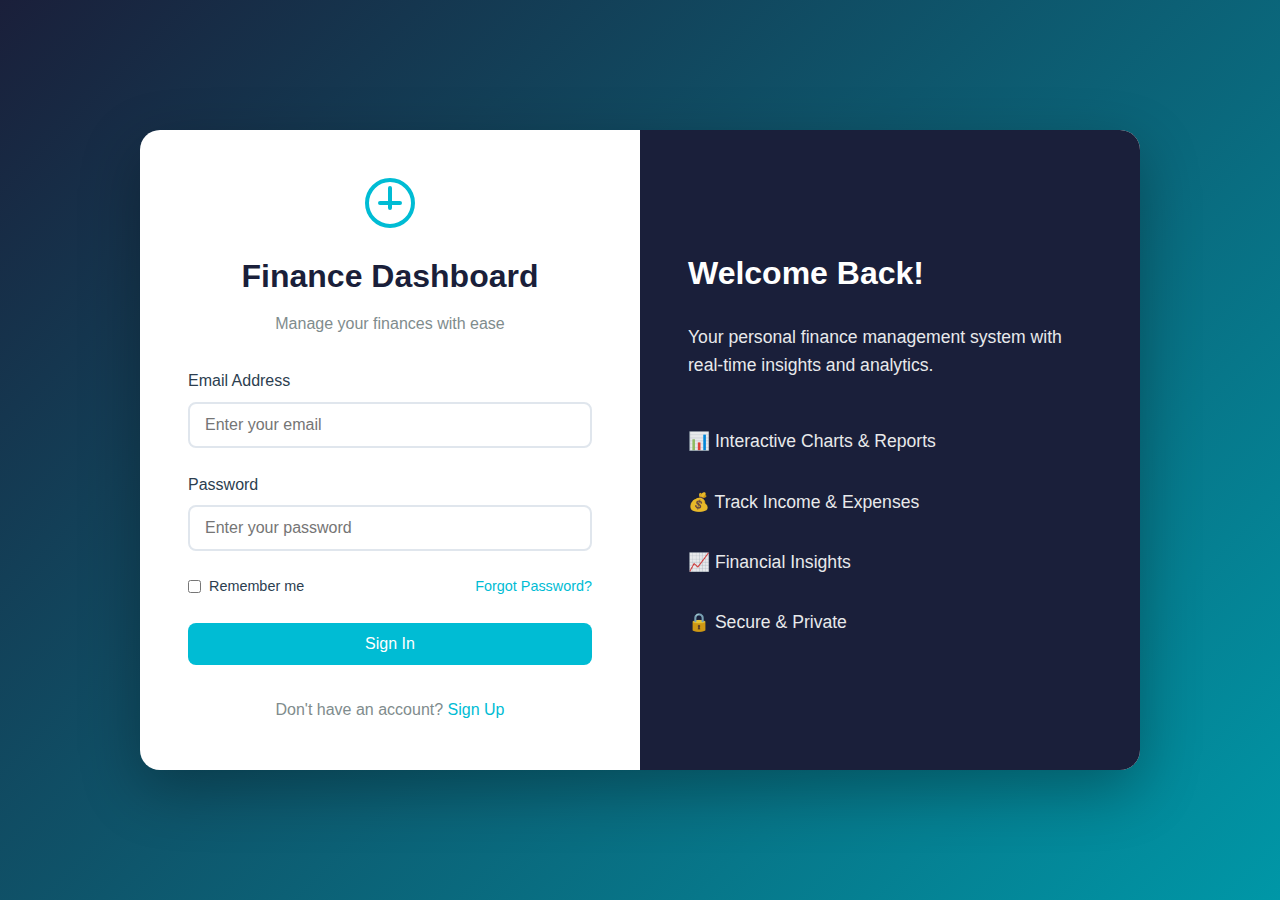
<file: index.html>
<!DOCTYPE html>
<html lang="en">
<head>
    <meta charset="UTF-8">
    <meta name="viewport" content="width=device-width, initial-scale=1.0">
    <title>Finance Dashboard - Login</title>
    <link rel="stylesheet" href="css/style.css">
</head>
<body class="login-page">
    <!-- Login Container -->
    <div class="login-container">
        <div class="login-box">
            <div class="login-header">
                <div class="logo">
                    <svg width="50" height="50" viewBox="0 0 50 50" fill="none">
                        <circle cx="25" cy="25" r="23" stroke="#00BCD4" stroke-width="4"/>
                        <path d="M25 10 L25 30 M15 25 L35 25" stroke="#00BCD4" stroke-width="4" stroke-linecap="round"/>
                    </svg>
                </div>
                <h1>Finance Dashboard</h1>
                <p>Manage your finances with ease</p>
            </div>
            
            <form class="login-form" onsubmit="handleLogin(event)">
                <div class="form-group">
                    <label for="email">Email Address</label>
                    <input type="email" id="email" placeholder="Enter your email" required>
                </div>
                
                <div class="form-group">
                    <label for="password">Password</label>
                    <input type="password" id="password" placeholder="Enter your password" required>
                </div>
                
                <div class="form-options">
                    <label class="checkbox-label">
                        <input type="checkbox">
                        <span>Remember me</span>
                    </label>
                    <a href="#" class="forgot-link">Forgot Password?</a>
                </div>
                
                <button type="submit" class="btn btn-primary btn-block">Sign In</button>
            </form>
            
            <div class="login-footer">
                <p>Don't have an account? <a href="#">Sign Up</a></p>
            </div>
        </div>
        
        <div class="login-info">
            <h2>Welcome Back!</h2>
            <p>Your personal finance management system with real-time insights and analytics.</p>
            <ul class="feature-list">
                <li>📊 Interactive Charts & Reports</li>
                <li>💰 Track Income & Expenses</li>
                <li>📈 Financial Insights</li>
                <li>🔒 Secure & Private</li>
            </ul>
        </div>
    </div>

    <script src="js/main.js"></script>
</body>
</html>
</file>
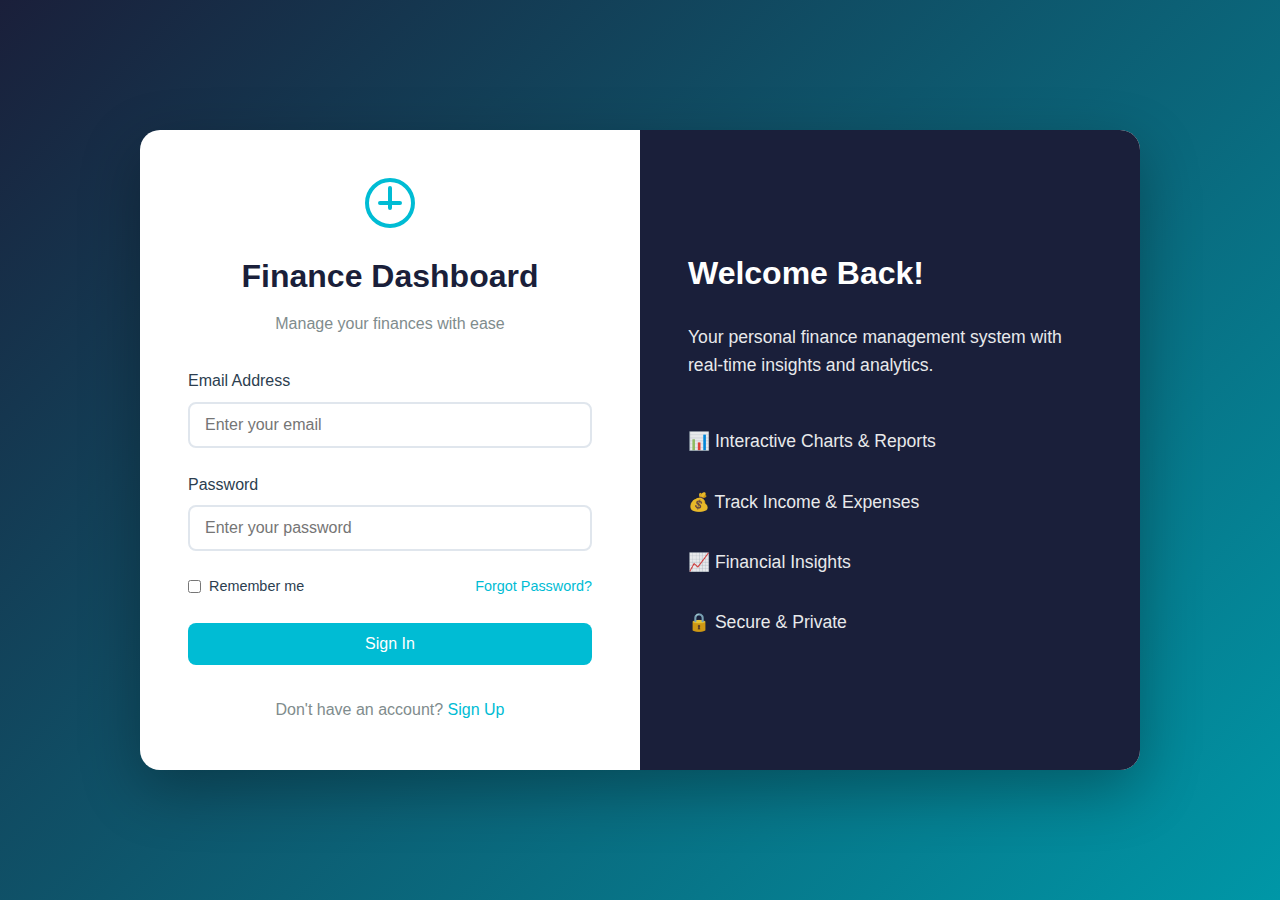
<file: profile.html>
<!DOCTYPE html>
<html lang="en">
<head>
    <meta charset="UTF-8">
    <meta name="viewport" content="width=device-width, initial-scale=1.0">
    <title>Profile - Finance Dashboard</title>
    <link rel="stylesheet" href="css/style.css">
</head>
<body>
    <!-- Sidebar -->
    <aside class="sidebar" id="sidebar">
        <div class="sidebar-header">
            <div class="logo">
                <svg width="40" height="40" viewBox="0 0 50 50" fill="none">
                    <circle cx="25" cy="25" r="23" stroke="#00BCD4" stroke-width="4"/>
                    <path d="M25 10 L25 30 M15 25 L35 25" stroke="#00BCD4" stroke-width="4" stroke-linecap="round"/>
                </svg>
            </div>
            <h2>FinancePro</h2>
        </div>
        
        <nav class="sidebar-nav">
            <a href="dashboard.html" class="nav-item">
                <span class="nav-icon">📊</span>
                <span class="nav-text">Dashboard</span>
            </a>
            <a href="transactions.html" class="nav-item">
                <span class="nav-icon">💳</span>
                <span class="nav-text">Transactions</span>
            </a>
            <a href="profile.html" class="nav-item active">
                <span class="nav-icon">👤</span>
                <span class="nav-text">Profile</span>
            </a>
            <a href="settings.html" class="nav-item">
                <span class="nav-icon">⚙️</span>
                <span class="nav-text">Settings</span>
            </a>
        </nav>
        
        <div class="sidebar-footer">
            <a href="index.html" class="nav-item">
                <span class="nav-icon">🚪</span>
                <span class="nav-text">Logout</span>
            </a>
        </div>
    </aside>

    <!-- Main Content -->
    <div class="main-content">
        <!-- Navbar -->
        <nav class="navbar">
            <div class="navbar-left">
                <button class="menu-toggle" onclick="toggleSidebar()">☰</button>
                <h1 class="page-title">Profile</h1>
            </div>
            
            <div class="navbar-right">
                <button class="notification-btn">🔔<span class="badge">3</span></button>
                <div class="user-profile">
                    <img src="https://ui-avatars.com/api/?name=John+Doe&background=00BCD4&color=fff" alt="User">
                    <span>John Doe</span>
                </div>
            </div>
        </nav>

        <!-- Profile Content -->
        <div class="dashboard-content">
            <div class="profile-grid">
                <!-- Profile Card -->
                <div class="card profile-card">
                    <div class="profile-header">
                        <div class="profile-avatar">
                            <img src="https://ui-avatars.com/api/?name=John+Doe&background=00BCD4&color=fff&size=150" alt="Profile">
                            <button class="edit-avatar-btn">📷</button>
                        </div>
                        <h2>John Doe</h2>
                        <p>Premium Member</p>
                        <div class="profile-stats">
                            <div class="stat-item">
                                <h4>156</h4>
                                <p>Transactions</p>
                            </div>
                            <div class="stat-item">
                                <h4>$52.3K</h4>
                                <p>Balance</p>
                            </div>
                            <div class="stat-item">
                                <h4>8</h4>
                                <p>Accounts</p>
                            </div>
                        </div>
                    </div>
                </div>

                <!-- Personal Information -->
                <div class="card">
                    <div class="card-header">
                        <h3>Personal Information</h3>
                        <button class="btn btn-secondary" onclick="editProfile()">Edit</button>
                    </div>
                    <form class="profile-form">
                        <div class="form-row">
                            <div class="form-group">
                                <label>First Name</label>
                                <input type="text" value="John" readonly>
                            </div>
                            <div class="form-group">
                                <label>Last Name</label>
                                <input type="text" value="Doe" readonly>
                            </div>
                        </div>
                        <div class="form-row">
                            <div class="form-group">
                                <label>Email</label>
                                <input type="email" value="john.doe@example.com" readonly>
                            </div>
                            <div class="form-group">
                                <label>Phone</label>
                                <input type="tel" value="+1 (555) 123-4567" readonly>
                            </div>
                        </div>
                        <div class="form-group">
                            <label>Address</label>
                            <input type="text" value="123 Finance Street, Money City, FC 12345" readonly>
                        </div>
                        <div class="form-row">
                            <div class="form-group">
                                <label>Date of Birth</label>
                                <input type="date" value="1990-01-15" readonly>
                            </div>
                            <div class="form-group">
                                <label>Occupation</label>
                                <input type="text" value="Software Engineer" readonly>
                            </div>
                        </div>
                    </form>
                </div>

                <!-- Account Summary -->
                <div class="card">
                    <div class="card-header">
                        <h3>Linked Accounts</h3>
                        <button class="btn btn-primary">+ Add Account</button>
                    </div>
                    <div class="accounts-list">
                        <div class="account-item">
                            <div class="account-icon">🏦</div>
                            <div class="account-info">
                                <h4>Chase Checking</h4>
                                <p>****4567</p>
                            </div>
                            <div class="account-balance">$12,450</div>
                        </div>
                        <div class="account-item">
                            <div class="account-icon">💳</div>
                            <div class="account-info">
                                <h4>Visa Credit Card</h4>
                                <p>****8901</p>
                            </div>
                            <div class="account-balance">$3,250</div>
                        </div>
                        <div class="account-item">
                            <div class="account-icon">💰</div>
                            <div class="account-info">
                                <h4>Savings Account</h4>
                                <p>****2345</p>
                            </div>
                            <div class="account-balance">$36,640</div>
                        </div>
                    </div>
                </div>

                <!-- Activity Log -->
                <div class="card">
                    <div class="card-header">
                        <h3>Recent Activity</h3>
                    </div>
                    <div class="activity-list">
                        <div class="activity-item">
                            <span class="activity-icon">🔐</span>
                            <div class="activity-info">
                                <h4>Password Changed</h4>
                                <p>2 hours ago</p>
                            </div>
                        </div>
                        <div class="activity-item">
                            <span class="activity-icon">📱</span>
                            <div class="activity-info">
                                <h4>New Device Login</h4>
                                <p>Yesterday at 3:45 PM</p>
                            </div>
                        </div>
                        <div class="activity-item">
                            <span class="activity-icon">💳</span>
                            <div class="activity-info">
                                <h4>Account Added</h4>
                                <p>3 days ago</p>
                            </div>
                        </div>
                    </div>
                </div>
            </div>
        </div>
    </div>

    <script src="js/main.js"></script>
</body>
</html>
</file>
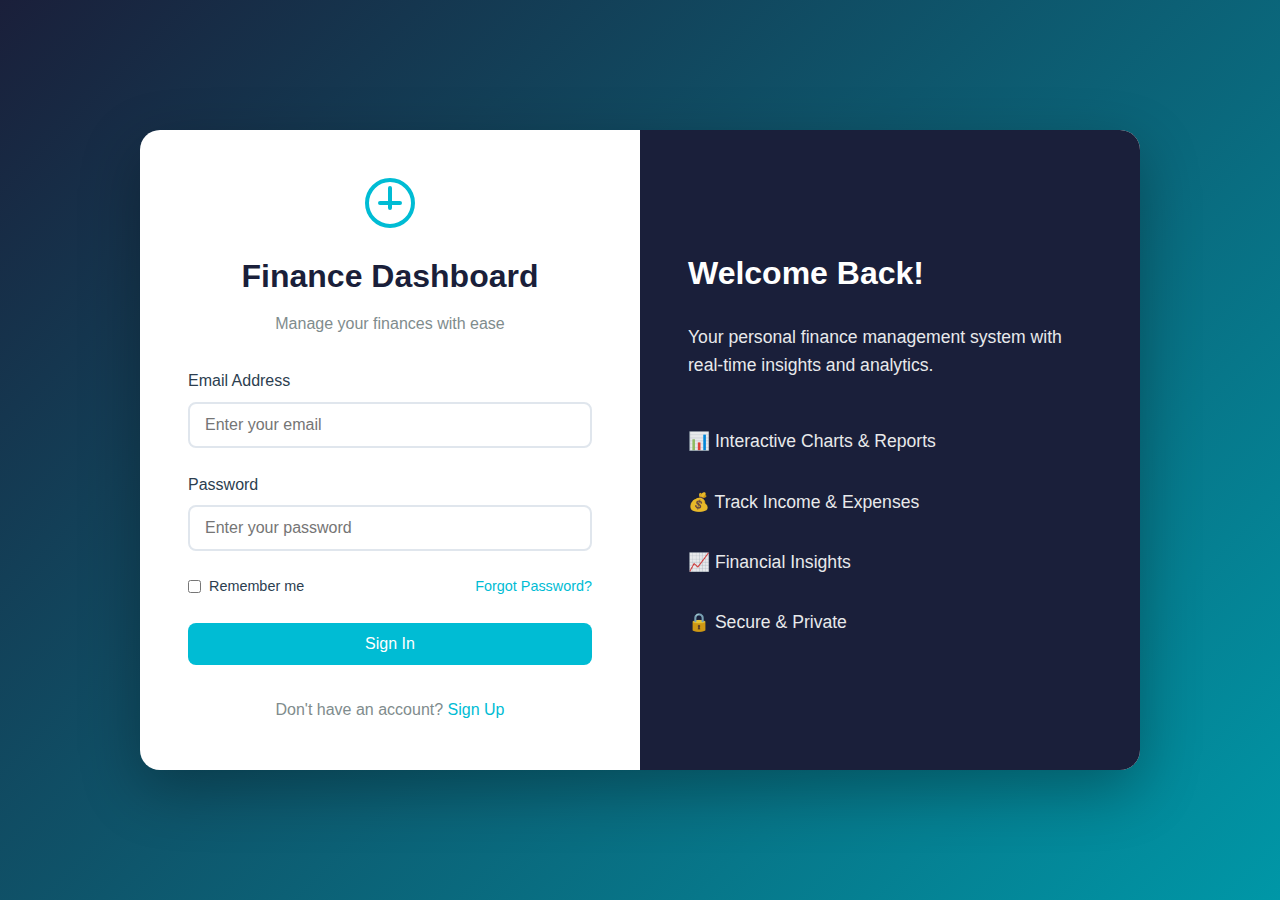
<file: settings.html>
<!DOCTYPE html>
<html lang="en">
<head>
    <meta charset="UTF-8">
    <meta name="viewport" content="width=device-width, initial-scale=1.0">
    <title>Settings - Finance Dashboard</title>
    <link rel="stylesheet" href="css/style.css">
</head>
<body>
    <!-- Sidebar -->
    <aside class="sidebar" id="sidebar">
        <div class="sidebar-header">
            <div class="logo">
                <svg width="40" height="40" viewBox="0 0 50 50" fill="none">
                    <circle cx="25" cy="25" r="23" stroke="#00BCD4" stroke-width="4"/>
                    <path d="M25 10 L25 30 M15 25 L35 25" stroke="#00BCD4" stroke-width="4" stroke-linecap="round"/>
                </svg>
            </div>
            <h2>FinancePro</h2>
        </div>
        
        <nav class="sidebar-nav">
            <a href="dashboard.html" class="nav-item">
                <span class="nav-icon">📊</span>
                <span class="nav-text">Dashboard</span>
            </a>
            <a href="transactions.html" class="nav-item">
                <span class="nav-icon">💳</span>
                <span class="nav-text">Transactions</span>
            </a>
            <a href="profile.html" class="nav-item">
                <span class="nav-icon">👤</span>
                <span class="nav-text">Profile</span>
            </a>
            <a href="settings.html" class="nav-item active">
                <span class="nav-icon">⚙️</span>
                <span class="nav-text">Settings</span>
            </a>
        </nav>
        
        <div class="sidebar-footer">
            <a href="index.html" class="nav-item">
                <span class="nav-icon">🚪</span>
                <span class="nav-text">Logout</span>
            </a>
        </div>
    </aside>

    <!-- Main Content -->
    <div class="main-content">
        <!-- Navbar -->
        <nav class="navbar">
            <div class="navbar-left">
                <button class="menu-toggle" onclick="toggleSidebar()">☰</button>
                <h1 class="page-title">Settings</h1>
            </div>
            
            <div class="navbar-right">
                <button class="notification-btn">🔔<span class="badge">3</span></button>
                <div class="user-profile">
                    <img src="https://ui-avatars.com/api/?name=John+Doe&background=00BCD4&color=fff" alt="User">
                    <span>John Doe</span>
                </div>
            </div>
        </nav>

        <!-- Settings Content -->
        <div class="dashboard-content">
            <div class="settings-container">
                <!-- General Settings -->
                <div class="card">
                    <div class="card-header">
                        <h3>General Settings</h3>
                    </div>
                    <div class="settings-section">
                        <div class="setting-item">
                            <div class="setting-info">
                                <h4>Language</h4>
                                <p>Select your preferred language</p>
                            </div>
                            <select class="setting-control">
                                <option>English</option>
                                <option>Spanish</option>
                                <option>French</option>
                                <option>German</option>
                            </select>
                        </div>
                        
                        <div class="setting-item">
                            <div class="setting-info">
                                <h4>Currency</h4>
                                <p>Choose your default currency</p>
                            </div>
                            <select class="setting-control">
                                <option>USD ($)</option>
                                <option>EUR (€)</option>
                                <option>GBP (£)</option>
                                <option>JPY (¥)</option>
                            </select>
                        </div>
                        
                        <div class="setting-item">
                            <div class="setting-info">
                                <h4>Time Zone</h4>
                                <p>Set your time zone</p>
                            </div>
                            <select class="setting-control">
                                <option>UTC-5 (Eastern Time)</option>
                                <option>UTC-6 (Central Time)</option>
                                <option>UTC-7 (Mountain Time)</option>
                                <option>UTC-8 (Pacific Time)</option>
                            </select>
                        </div>
                    </div>
                </div>

                <!-- Appearance -->
                <div class="card">
                    <div class="card-header">
                        <h3>Appearance</h3>
                    </div>
                    <div class="settings-section">
                        <div class="setting-item">
                            <div class="setting-info">
                                <h4>Theme</h4>
                                <p>Customize the dashboard appearance</p>
                            </div>
                            <select class="setting-control" onchange="changeTheme(this.value)">
                                <option value="light" selected>Light</option>
                                <option value="dark">Dark</option>
                                <option value="auto">Auto</option>
                            </select>
                        </div>
                        
                        <div class="setting-item">
                            <div class="setting-info">
                                <h4>Compact Mode</h4>
                                <p>Reduce spacing for more content</p>
                            </div>
                            <label class="toggle-switch">
                                <input type="checkbox">
                                <span class="toggle-slider"></span>
                            </label>
                        </div>
                    </div>
                </div>

                <!-- Notifications -->
                <div class="card">
                    <div class="card-header">
                        <h3>Notifications</h3>
                    </div>
                    <div class="settings-section">
                        <div class="setting-item">
                            <div class="setting-info">
                                <h4>Email Notifications</h4>
                                <p>Receive updates via email</p>
                            </div>
                            <label class="toggle-switch">
                                <input type="checkbox" checked>
                                <span class="toggle-slider"></span>
                            </label>
                        </div>
                        
                        <div class="setting-item">
                            <div class="setting-info">
                                <h4>Transaction Alerts</h4>
                                <p>Get notified for new transactions</p>
                            </div>
                            <label class="toggle-switch">
                                <input type="checkbox" checked>
                                <span class="toggle-slider"></span>
                            </label>
                        </div>
                        
                        <div class="setting-item">
                            <div class="setting-info">
                                <h4>Budget Warnings</h4>
                                <p>Alert when approaching budget limits</p>
                            </div>
                            <label class="toggle-switch">
                                <input type="checkbox" checked>
                                <span class="toggle-slider"></span>
                            </label>
                        </div>
                        
                        <div class="setting-item">
                            <div class="setting-info">
                                <h4>Monthly Reports</h4>
                                <p>Receive monthly financial summaries</p>
                            </div>
                            <label class="toggle-switch">
                                <input type="checkbox">
                                <span class="toggle-slider"></span>
                            </label>
                        </div>
                    </div>
                </div>

                <!-- Security -->
                <div class="card">
                    <div class="card-header">
                        <h3>Security</h3>
                    </div>
                    <div class="settings-section">
                        <div class="setting-item">
                            <div class="setting-info">
                                <h4>Two-Factor Authentication</h4>
                                <p>Add an extra layer of security</p>
                            </div>
                            <button class="btn btn-secondary">Enable 2FA</button>
                        </div>
                        
                        <div class="setting-item">
                            <div class="setting-info">
                                <h4>Change Password</h4>
                                <p>Update your account password</p>
                            </div>
                            <button class="btn btn-secondary" onclick="changePassword()">Change</button>
                        </div>
                        
                        <div class="setting-item">
                            <div class="setting-info">
                                <h4>Login Activity</h4>
                                <p>View recent login history</p>
                            </div>
                            <button class="btn btn-secondary">View Activity</button>
                        </div>
                    </div>
                </div>

                <!-- Data & Privacy -->
                <div class="card">
                    <div class="card-header">
                        <h3>Data & Privacy</h3>
                    </div>
                    <div class="settings-section">
                        <div class="setting-item">
                            <div class="setting-info">
                                <h4>Export Data</h4>
                                <p>Download all your financial data</p>
                            </div>
                            <button class="btn btn-secondary">Download</button>
                        </div>
                        
                        <div class="setting-item">
                            <div class="setting-info">
                                <h4>Delete Account</h4>
                                <p>Permanently delete your account</p>
                            </div>
                            <button class="btn btn-danger">Delete Account</button>
                        </div>
                    </div>
                </div>

                <!-- Save Button -->
                <div class="settings-actions">
                    <button class="btn btn-primary" onclick="saveSettings()">Save All Changes</button>
                    <button class="btn btn-secondary" onclick="resetSettings()">Reset to Default</button>
                </div>
            </div>
        </div>
    </div>

    <script src="js/main.js"></script>
    <script src="js/settings.js"></script>
</body>
</html>
</file>
<file: css/style.css>
/* ===========================
   Finance Dashboard CSS
   Modern, Minimalistic Design
   Color Theme: Dark Blue, White, Teal
   =========================== */

/* CSS Reset & Base Styles */
* {
    margin: 0;
    padding: 0;
    box-sizing: border-box;
}

:root {
    /* Color Palette */
    --primary-color: #1a1f3a;
    --secondary-color: #00BCD4;
    --accent-color: #0097A7;
    --background: #f5f7fa;
    --card-bg: #ffffff;
    --text-primary: #2c3e50;
    --text-secondary: #7f8c8d;
    --success: #4CAF50;
    --danger: #FF6B6B;
    --warning: #FFC107;
    --border-color: #e0e6ed;
    
    /* Spacing */
    --spacing-xs: 0.5rem;
    --spacing-sm: 1rem;
    --spacing-md: 1.5rem;
    --spacing-lg: 2rem;
    --spacing-xl: 3rem;
    
    /* Transitions */
    --transition: all 0.3s ease;
}

body {
    font-family: 'Segoe UI', Tahoma, Geneva, Verdana, sans-serif;
    background: var(--background);
    color: var(--text-primary);
    line-height: 1.6;
}

/* ===========================
   LOGIN PAGE STYLES
   =========================== */

.login-page {
    display: flex;
    align-items: center;
    justify-content: center;
    min-height: 100vh;
    background: linear-gradient(135deg, var(--primary-color) 0%, var(--accent-color) 100%);
}

.login-container {
    display: flex;
    max-width: 1000px;
    width: 90%;
    background: white;
    border-radius: 20px;
    overflow: hidden;
    box-shadow: 0 20px 60px rgba(0,0,0,0.3);
}

.login-box {
    flex: 1;
    padding: var(--spacing-xl);
}

.login-header {
    text-align: center;
    margin-bottom: var(--spacing-lg);
}

.logo {
    display: inline-block;
    margin-bottom: var(--spacing-sm);
}

.login-header h1 {
    color: var(--primary-color);
    font-size: 2rem;
    margin-bottom: var(--spacing-xs);
}

.login-header p {
    color: var(--text-secondary);
}

.login-form {
    margin-top: var(--spacing-lg);
}

.form-group {
    margin-bottom: var(--spacing-md);
}

.form-group label {
    display: block;
    margin-bottom: var(--spacing-xs);
    color: var(--text-primary);
    font-weight: 500;
}

.form-group input {
    width: 100%;
    padding: 12px 15px;
    border: 2px solid var(--border-color);
    border-radius: 8px;
    font-size: 1rem;
    transition: var(--transition);
}

.form-group input:focus {
    outline: none;
    border-color: var(--secondary-color);
}

.form-options {
    display: flex;
    justify-content: space-between;
    align-items: center;
    margin-bottom: var(--spacing-md);
}

.checkbox-label {
    display: flex;
    align-items: center;
    cursor: pointer;
    font-size: 0.9rem;
}

.checkbox-label input {
    margin-right: var(--spacing-xs);
}

.forgot-link {
    color: var(--secondary-color);
    text-decoration: none;
    font-size: 0.9rem;
}

.btn {
    padding: 12px 24px;
    border: none;
    border-radius: 8px;
    font-size: 1rem;
    cursor: pointer;
    transition: var(--transition);
    font-weight: 500;
}

.btn-primary {
    background: var(--secondary-color);
    color: white;
}

.btn-primary:hover {
    background: var(--accent-color);
    transform: translateY(-2px);
    box-shadow: 0 5px 15px rgba(0, 188, 212, 0.3);
}

.btn-secondary {
    background: var(--border-color);
    color: var(--text-primary);
}

.btn-secondary:hover {
    background: #d0d6dd;
}

.btn-danger {
    background: var(--danger);
    color: white;
}

.btn-danger:hover {
    background: #e55a5a;
}

.btn-block {
    width: 100%;
}

.login-footer {
    text-align: center;
    margin-top: var(--spacing-lg);
    color: var(--text-secondary);
}

.login-footer a {
    color: var(--secondary-color);
    text-decoration: none;
    font-weight: 500;
}

.login-info {
    flex: 1;
    background: var(--primary-color);
    color: white;
    padding: var(--spacing-xl);
    display: flex;
    flex-direction: column;
    justify-content: center;
}

.login-info h2 {
    font-size: 2rem;
    margin-bottom: var(--spacing-md);
}

.login-info p {
    font-size: 1.1rem;
    margin-bottom: var(--spacing-lg);
    opacity: 0.9;
}

.feature-list {
    list-style: none;
}

.feature-list li {
    padding: var(--spacing-sm) 0;
    font-size: 1.1rem;
    opacity: 0.9;
}

/* ===========================
   SIDEBAR STYLES
   =========================== */

.sidebar {
    position: fixed;
    left: 0;
    top: 0;
    width: 260px;
    height: 100vh;
    background: var(--primary-color);
    color: white;
    padding: var(--spacing-md);
    transition: var(--transition);
    z-index: 1000;
    overflow-y: auto;
}

.sidebar-header {
    text-align: center;
    padding: var(--spacing-md) 0;
    border-bottom: 1px solid rgba(255,255,255,0.1);
    margin-bottom: var(--spacing-md);
}

.sidebar-header h2 {
    margin-top: var(--spacing-sm);
    font-size: 1.5rem;
}

.sidebar-nav {
    margin-top: var(--spacing-md);
}

.nav-item {
    display: flex;
    align-items: center;
    padding: 12px 15px;
    margin-bottom: var(--spacing-xs);
    border-radius: 8px;
    text-decoration: none;
    color: rgba(255,255,255,0.7);
    transition: var(--transition);
}

.nav-item:hover {
    background: rgba(255,255,255,0.1);
    color: white;
}

.nav-item.active {
    background: var(--secondary-color);
    color: white;
}

.nav-icon {
    font-size: 1.3rem;
    margin-right: var(--spacing-sm);
}

.sidebar-footer {
    position: absolute;
    bottom: var(--spacing-md);
    left: var(--spacing-md);
    right: var(--spacing-md);
    border-top: 1px solid rgba(255,255,255,0.1);
    padding-top: var(--spacing-md);
}

/* ===========================
   MAIN CONTENT STYLES
   =========================== */

.main-content {
    margin-left: 260px;
    min-height: 100vh;
    transition: var(--transition);
}

/* ===========================
   NAVBAR STYLES
   =========================== */

.navbar {
    background: white;
    padding: var(--spacing-md) var(--spacing-lg);
    display: flex;
    justify-content: space-between;
    align-items: center;
    box-shadow: 0 2px 10px rgba(0,0,0,0.05);
    position: sticky;
    top: 0;
    z-index: 100;
}

.navbar-left {
    display: flex;
    align-items: center;
    gap: var(--spacing-md);
}

.menu-toggle {
    display: none;
    background: none;
    border: none;
    font-size: 1.5rem;
    cursor: pointer;
    color: var(--text-primary);
}

.page-title {
    font-size: 1.5rem;
    color: var(--text-primary);
}

.navbar-right {
    display: flex;
    align-items: center;
    gap: var(--spacing-md);
}

.search-box {
    position: relative;
}

.search-box input {
    padding: 8px 35px 8px 15px;
    border: 2px solid var(--border-color);
    border-radius: 8px;
    width: 250px;
    transition: var(--transition);
}

.search-box input:focus {
    outline: none;
    border-color: var(--secondary-color);
    width: 300px;
}

.search-icon {
    position: absolute;
    right: 10px;
    top: 50%;
    transform: translateY(-50%);
}

.notification-btn {
    position: relative;
    background: none;
    border: none;
    font-size: 1.5rem;
    cursor: pointer;
    color: var(--text-primary);
}

.badge {
    position: absolute;
    top: -5px;
    right: -5px;
    background: var(--danger);
    color: white;
    font-size: 0.7rem;
    padding: 2px 6px;
    border-radius: 50%;
}

.user-profile {
    display: flex;
    align-items: center;
    gap: var(--spacing-sm);
    cursor: pointer;
}

.user-profile img {
    width: 40px;
    height: 40px;
    border-radius: 50%;
}

/* ===========================
   DASHBOARD CONTENT
   =========================== */

.dashboard-content {
    padding: var(--spacing-lg);
}

/* ===========================
   CARDS
   =========================== */

.card {
    background: var(--card-bg);
    border-radius: 12px;
    padding: var(--spacing-lg);
    box-shadow: 0 2px 10px rgba(0,0,0,0.05);
    transition: var(--transition);
}

.card:hover {
    box-shadow: 0 5px 20px rgba(0,0,0,0.1);
}

.card-header {
    display: flex;
    justify-content: space-between;
    align-items: center;
    margin-bottom: var(--spacing-md);
}

.card-header h3 {
    color: var(--text-primary);
    font-size: 1.3rem;
}

/* ===========================
   SUMMARY CARDS
   =========================== */

.cards-grid {
    display: grid;
    grid-template-columns: repeat(auto-fit, minmax(250px, 1fr));
    gap: var(--spacing-md);
    margin-bottom: var(--spacing-lg);
}

.summary-card {
    display: flex;
    align-items: center;
    gap: var(--spacing-md);
    padding: var(--spacing-lg);
}

.card-icon {
    font-size: 3rem;
    width: 70px;
    height: 70px;
    display: flex;
    align-items: center;
    justify-content: center;
    border-radius: 12px;
    background: var(--background);
}

.income-card .card-icon {
    background: rgba(76, 175, 80, 0.1);
}

.expense-card .card-icon {
    background: rgba(255, 107, 107, 0.1);
}

.savings-card .card-icon {
    background: rgba(0, 188, 212, 0.1);
}

.balance-card .card-icon {
    background: rgba(255, 193, 7, 0.1);
}

.card-content h3 {
    font-size: 0.9rem;
    color: var(--text-secondary);
    font-weight: 500;
    margin-bottom: var(--spacing-xs);
}

.amount {
    font-size: 1.8rem;
    font-weight: bold;
    color: var(--text-primary);
    margin-bottom: var(--spacing-xs);
}

.trend {
    font-size: 0.85rem;
    display: flex;
    align-items: center;
}

.trend.positive {
    color: var(--success);
}

.trend.negative {
    color: var(--danger);
}

/* ===========================
   CHARTS
   =========================== */

.charts-grid {
    display: grid;
    grid-template-columns: repeat(auto-fit, minmax(400px, 1fr));
    gap: var(--spacing-md);
    margin-bottom: var(--spacing-lg);
}

.chart-card {
    padding: var(--spacing-lg);
}

.chart-container {
    position: relative;
    height: 300px;
}

.chart-filter {
    padding: 8px 12px;
    border: 2px solid var(--border-color);
    border-radius: 8px;
    background: white;
    cursor: pointer;
}

.chart-subtitle {
    color: var(--text-secondary);
    font-size: 0.9rem;
}

.full-width {
    grid-column: 1 / -1;
}

.legend {
    display: flex;
    gap: var(--spacing-md);
}

.legend-item {
    display: flex;
    align-items: center;
    gap: var(--spacing-xs);
    font-size: 0.9rem;
}

.legend-color {
    width: 20px;
    height: 10px;
    border-radius: 2px;
}

/* ===========================
   TRANSACTIONS
   =========================== */

.transactions-preview {
    margin-top: var(--spacing-lg);
}

.view-all-link {
    color: var(--secondary-color);
    text-decoration: none;
    font-weight: 500;
}

.transactions-list {
    display: flex;
    flex-direction: column;
    gap: var(--spacing-sm);
}

.transaction-item {
    display: flex;
    align-items: center;
    gap: var(--spacing-md);
    padding: var(--spacing-md);
    border-radius: 8px;
    transition: var(--transition);
}

.transaction-item:hover {
    background: var(--background);
}

.transaction-icon {
    width: 45px;
    height: 45px;
    display: flex;
    align-items: center;
    justify-content: center;
    border-radius: 50%;
    font-size: 1.3rem;
}

.transaction-icon.credit {
    background: rgba(76, 175, 80, 0.1);
}

.transaction-icon.debit {
    background: rgba(255, 107, 107, 0.1);
}

.transaction-info {
    flex: 1;
}

.transaction-info h4 {
    color: var(--text-primary);
    margin-bottom: 2px;
}

.transaction-info p {
    color: var(--text-secondary);
    font-size: 0.9rem;
}

.transaction-amount {
    font-weight: bold;
    font-size: 1.1rem;
}

.transaction-amount.credit {
    color: var(--success);
}

.transaction-amount.debit {
    color: var(--danger);
}

/* ===========================
   TRANSACTIONS TABLE
   =========================== */

.filters-card {
    margin-bottom: var(--spacing-lg);
}

.filters-container {
    display: flex;
    flex-wrap: wrap;
    gap: var(--spacing-md);
    align-items: end;
}

.filter-group {
    flex: 1;
    min-width: 180px;
}

.filter-group label {
    display: block;
    margin-bottom: var(--spacing-xs);
    font-weight: 500;
    color: var(--text-primary);
}

.filter-group select {
    width: 100%;
    padding: 10px;
    border: 2px solid var(--border-color);
    border-radius: 8px;
    background: white;
    cursor: pointer;
}

.table-card {
    overflow: hidden;
}

.table-responsive {
    overflow-x: auto;
}

.transactions-table {
    width: 100%;
    border-collapse: collapse;
}

.transactions-table thead {
    background: var(--background);
}

.transactions-table th {
    padding: var(--spacing-md);
    text-align: left;
    font-weight: 600;
    color: var(--text-primary);
    border-bottom: 2px solid var(--border-color);
}

.transactions-table td {
    padding: var(--spacing-md);
    border-bottom: 1px solid var(--border-color);
}

.transactions-table tbody tr {
    transition: var(--transition);
}

.transactions-table tbody tr:hover {
    background: var(--background);
}

.status-badge {
    padding: 4px 12px;
    border-radius: 20px;
    font-size: 0.85rem;
    font-weight: 500;
}

.status-completed {
    background: rgba(76, 175, 80, 0.1);
    color: var(--success);
}

.status-pending {
    background: rgba(255, 193, 7, 0.1);
    color: var(--warning);
}

.table-pagination {
    display: flex;
    justify-content: space-between;
    align-items: center;
    padding: var(--spacing-md);
    border-top: 1px solid var(--border-color);
}

.table-pagination button {
    padding: 8px 16px;
    border: 1px solid var(--border-color);
    background: white;
    border-radius: 6px;
    cursor: pointer;
    transition: var(--transition);
}

.table-pagination button:hover:not(:disabled) {
    background: var(--secondary-color);
    color: white;
    border-color: var(--secondary-color);
}

.table-pagination button:disabled {
    opacity: 0.5;
    cursor: not-allowed;
}

/* ===========================
   PROFILE PAGE
   =========================== */

.profile-grid {
    display: grid;
    grid-template-columns: 1fr 2fr;
    gap: var(--spacing-lg);
}

.profile-card {
    text-align: center;
}

.profile-header {
    padding: var(--spacing-lg) 0;
}

.profile-avatar {
    position: relative;
    display: inline-block;
    margin-bottom: var(--spacing-md);
}

.profile-avatar img {
    width: 150px;
    height: 150px;
    border-radius: 50%;
    border: 4px solid var(--secondary-color);
}

.edit-avatar-btn {
    position: absolute;
    bottom: 5px;
    right: 5px;
    width: 40px;
    height: 40px;
    border-radius: 50%;
    background: var(--secondary-color);
    border: 3px solid white;
    cursor: pointer;
    font-size: 1.2rem;
}

.profile-header h2 {
    margin-bottom: var(--spacing-xs);
}

.profile-header p {
    color: var(--text-secondary);
}

.profile-stats {
    display: flex;
    justify-content: space-around;
    margin-top: var(--spacing-lg);
    padding-top: var(--spacing-lg);
    border-top: 1px solid var(--border-color);
}

.stat-item {
    text-align: center;
}

.stat-item h4 {
    font-size: 1.5rem;
    color: var(--secondary-color);
    margin-bottom: var(--spacing-xs);
}

.stat-item p {
    color: var(--text-secondary);
    font-size: 0.9rem;
}

.profile-form {
    display: flex;
    flex-direction: column;
    gap: var(--spacing-md);
}

.form-row {
    display: grid;
    grid-template-columns: 1fr 1fr;
    gap: var(--spacing-md);
}

.profile-form input {
    padding: 10px;
    border: 2px solid var(--border-color);
    border-radius: 8px;
    background: var(--background);
}

.accounts-list, .activity-list {
    display: flex;
    flex-direction: column;
    gap: var(--spacing-md);
}

.account-item, .activity-item {
    display: flex;
    align-items: center;
    gap: var(--spacing-md);
    padding: var(--spacing-md);
    border-radius: 8px;
    background: var(--background);
}

.account-icon, .activity-icon {
    width: 50px;
    height: 50px;
    display: flex;
    align-items: center;
    justify-content: center;
    background: white;
    border-radius: 10px;
    font-size: 1.5rem;
}

.account-info, .activity-info {
    flex: 1;
}

.account-info h4, .activity-info h4 {
    margin-bottom: 2px;
}

.account-info p, .activity-info p {
    color: var(--text-secondary);
    font-size: 0.9rem;
}

.account-balance {
    font-weight: bold;
    font-size: 1.2rem;
    color: var(--secondary-color);
}

/* ===========================
   SETTINGS PAGE
   =========================== */

.settings-container {
    max-width: 900px;
    margin: 0 auto;
}

.settings-container .card {
    margin-bottom: var(--spacing-lg);
}

.settings-section {
    display: flex;
    flex-direction: column;
    gap: var(--spacing-lg);
}

.setting-item {
    display: flex;
    justify-content: space-between;
    align-items: center;
    padding: var(--spacing-md);
    border-bottom: 1px solid var(--border-color);
}

.setting-item:last-child {
    border-bottom: none;
}

.setting-info h4 {
    margin-bottom: var(--spacing-xs);
}

.setting-info p {
    color: var(--text-secondary);
    font-size: 0.9rem;
}

.setting-control {
    padding: 8px 12px;
    border: 2px solid var(--border-color);
    border-radius: 8px;
    min-width: 200px;
}

/* Toggle Switch */
.toggle-switch {
    position: relative;
    display: inline-block;
    width: 60px;
    height: 30px;
}

.toggle-switch input {
    opacity: 0;
    width: 0;
    height: 0;
}

.toggle-slider {
    position: absolute;
    cursor: pointer;
    top: 0;
    left: 0;
    right: 0;
    bottom: 0;
    background-color: var(--border-color);
    transition: var(--transition);
    border-radius: 30px;
}

.toggle-slider:before {
    position: absolute;
    content: "";
    height: 22px;
    width: 22px;
    left: 4px;
    bottom: 4px;
    background-color: white;
    transition: var(--transition);
    border-radius: 50%;
}

.toggle-switch input:checked + .toggle-slider {
    background-color: var(--secondary-color);
}

.toggle-switch input:checked + .toggle-slider:before {
    transform: translateX(30px);
}

.settings-actions {
    display: flex;
    gap: var(--spacing-md);
    justify-content: center;
    margin-top: var(--spacing-lg);
}

/* ===========================
   RESPONSIVE DESIGN
   =========================== */

@media (max-width: 1024px) {
    .profile-grid {
        grid-template-columns: 1fr;
    }
    
    .charts-grid {
        grid-template-columns: 1fr;
    }
}

@media (max-width: 768px) {
    .sidebar {
        transform: translateX(-100%);
    }
    
    .sidebar.active {
        transform: translateX(0);
    }
    
    .main-content {
        margin-left: 0;
    }
    
    .menu-toggle {
        display: block;
    }
    
    .navbar-right .search-box {
        display: none;
    }
    
    .cards-grid {
        grid-template-columns: 1fr;
    }
    
    .login-container {
        flex-direction: column;
    }
    
    .login-info {
        display: none;
    }
    
    .filters-container {
        flex-direction: column;
    }
    
    .filter-group {
        width: 100%;
    }
    
    .form-row {
        grid-template-columns: 1fr;
    }
    
    .transactions-table {
        font-size: 0.85rem;
    }
    
    .transactions-table th,
    .transactions-table td {
        padding: var(--spacing-sm);
    }
}

@media (max-width: 480px) {
    .page-title {
        font-size: 1.2rem;
    }
    
    .user-profile span {
        display: none;
    }
    
    .amount {
        font-size: 1.5rem;
    }
    
    .card {
        padding: var(--spacing-md);
    }
}
</file>
